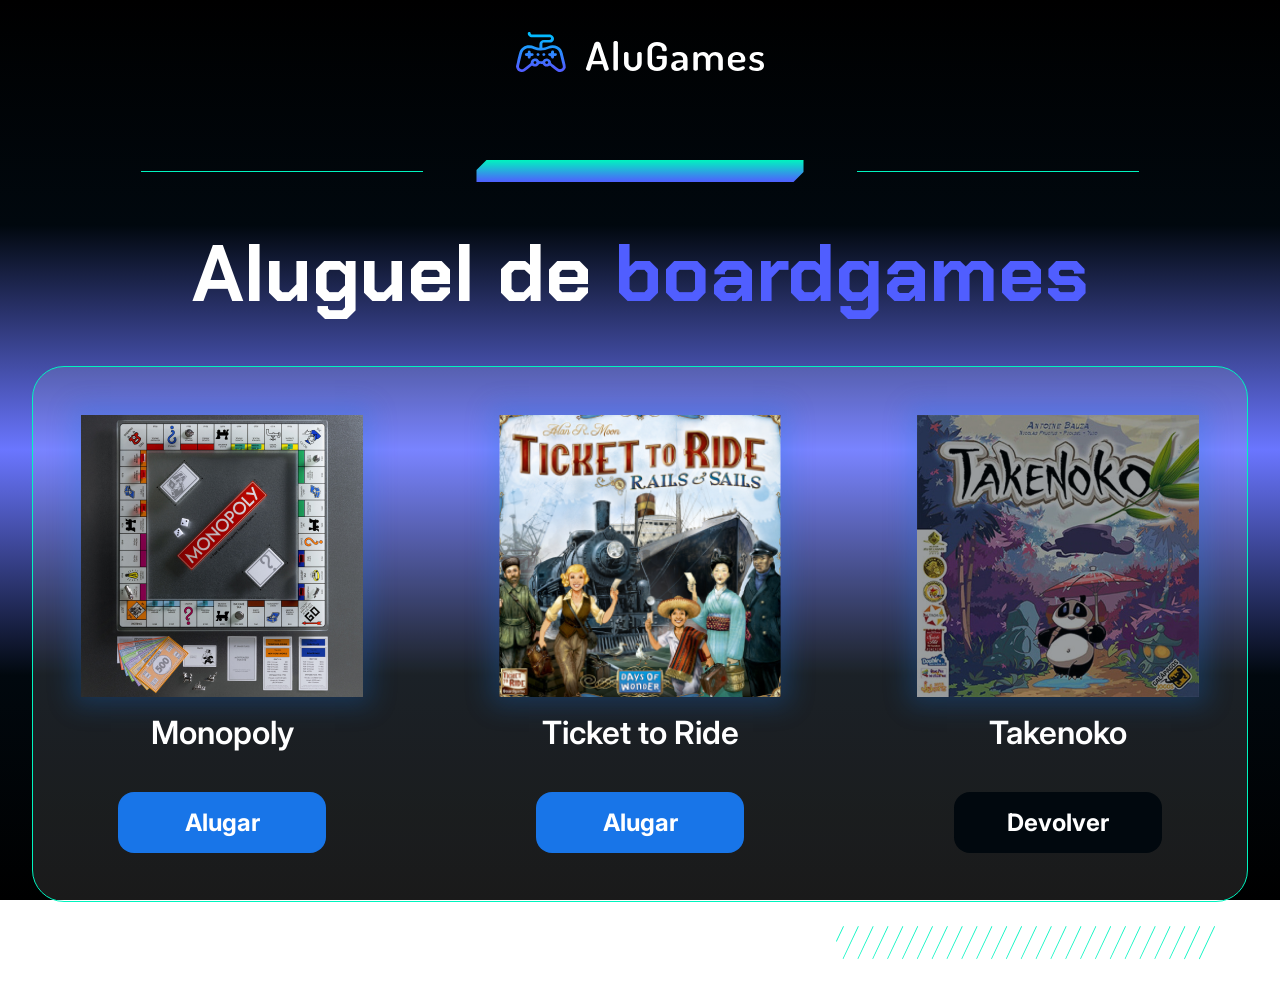
<file: alugames/index.html>
<!DOCTYPE html>
<html lang="en">

<head>
    <meta charset="UTF-8">
    <meta name="viewport" content="width=device-width, initial-scale=1.0">
    <title>AluGames</title>
<link rel="stylesheet" href="css/main.css">
</head>

<body class="body">
    <main class="container main">
        <img src="img/logo.svg" alt="Logo AluGames">
        <section class="divisor">
            <div class="divisor__line"></div>
            <img src="img/fade_bar.svg" alt="Visual bar" class="divisor__bar">
            <div class="divisor__line"></div>
        </section>
        <h1 class="page-title">Aluguel de <span class="page-title__emphasis">boardgames</span></h1>
        <section class="dashboard">
            <ul class="dashboard__items">
                <li class="dashboard__items__item" id="game-1">
                    <div class="dashboard__item__img">
                        <img src="img/monopoly.png" alt="Capa jogo Monopoly">
                    </div>
                    <p class="dashboard__item__name">Monopoly</p>
                    <a onclick="alterarStatus(1)" href="#" class="dashboard__item__button">Alugar</a>
                </li>
                <li class="dashboard__items__item" id="game-2">
                    <div class="dashboard__item__img">
                        <img src="img/ticket_to_ride.png" alt="Capa jogo Ticket to Ride">
                    </div>  
                    <p class="dashboard__item__name">Ticket to Ride</p>
                    <a onclick="alterarStatus(2)" href="#" class="dashboard__item__button">Alugar</a>
                </li>
                <li class="dashboard__items__item" id="game-3">
                    <div class="dashboard__item__img dashboard__item__img--rented">
                        <img src="img/takenoko.png" alt="Capa jogo Takenoko">
                    </div>
                    <p class="dashboard__item__name">Takenoko</p>
                    <a onclick="alterarStatus(3)" href="#" class="dashboard__item__button dashboard__item__button--return">Devolver</a>
                </li>
            </ul>
        </section>
        <img src="img/hachuras.svg" alt="Visual hachuras" class="hachuras">
    </main>

    <script src="js/app.js"></script>
</body>

</html>
</file>
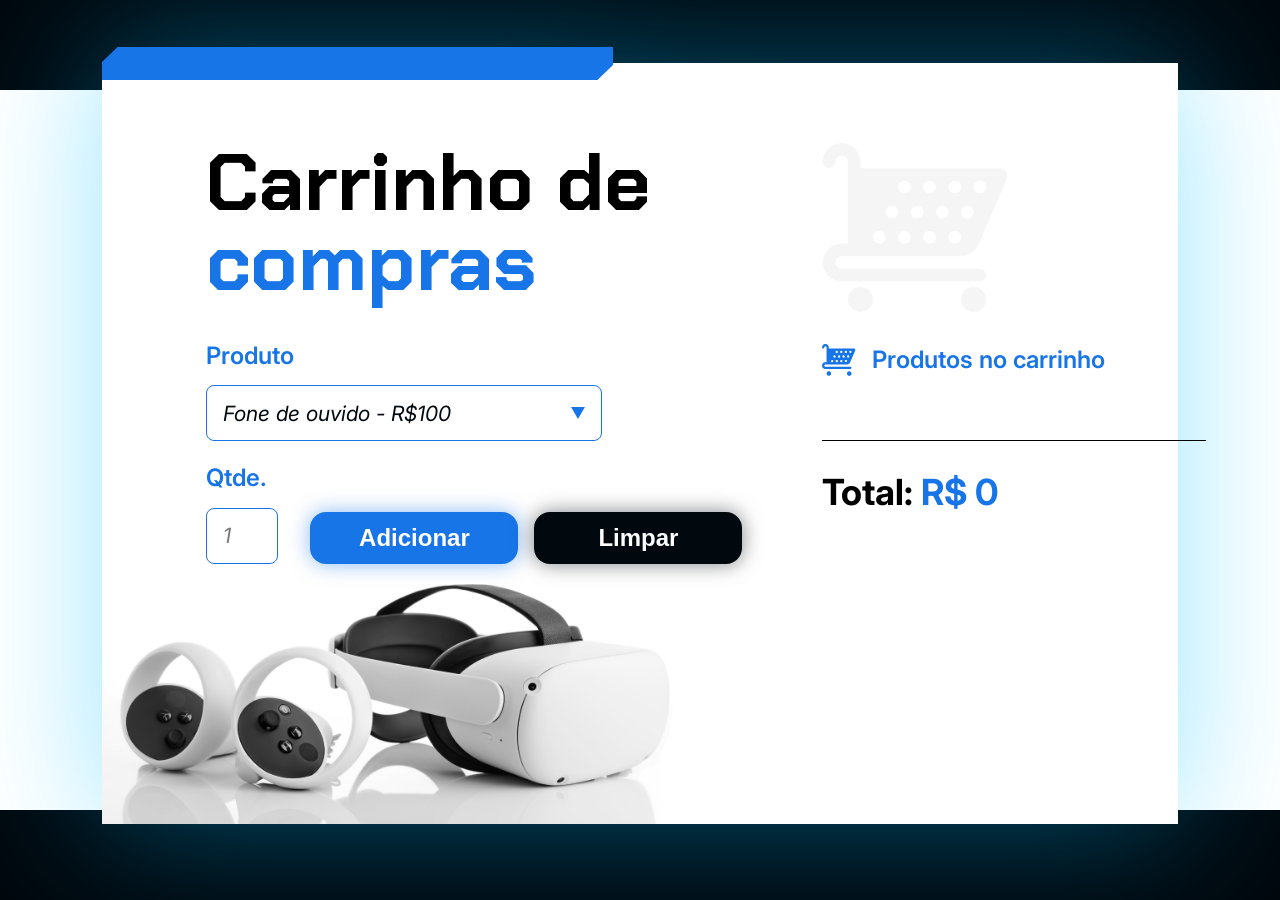
<file: carrinho-compras/index.html>
<!DOCTYPE html>
<html lang="pt-br">

<head>
  <meta charset="UTF-8">
  <meta name="viewport" content="width=device-width, initial-scale=1.0">

  <link rel="preconnect" href="https://fonts.googleapis.com">
  <link rel="preconnect" href="https://fonts.gstatic.com" crossorigin>
  <link href="https://fonts.googleapis.com/css2?family=Chakra+Petch:wght@700&family=Inter:wght@400;600;700&display=swap"
    rel="stylesheet">
  <link rel="stylesheet" href="style.css">

  <title>Carrinho de compras</title>
</head>

<body>
  <main class="conteudo-principal">
    <div class="grafismo-azul"></div>
    <section class="adicionar-produto">
      <h1 class="titulo">
        Carrinho de <span class="texto-azul">compras</span>
      </h1>

      <form class="formulario">
        <label class="campo-grupo">
          <span class="texto-medio-azul">Produto</span>
          <select class="produto-input" name="produto" id="produto">
            <option value="Fone de ouvido - R$100">Fone de ouvido - R$100</option>
            <option value="Celular - R$1400">Celular - R$1400</option>
            <option value="Oculus VR - R$5000">Oculus VR - R$5000</option>
          </select>
          </div>
        </label>

        <section class="parte-inferior">
          <label class="campo-grupo">
            <span class="texto-medio-azul">Qtde.</span>
            <input class="quantidade-input" id="quantidade" type="number" placeholder="1">
          </label>

          <section class="botoes-wrapper">
            <button onclick="adicionar()" type="button" class="botao-form botao-adicionar">Adicionar</button>
            <button onclick="limpar()" type="button" class="botao-form botao-limpar">Limpar</button>
          </section>
        </section>
      </form>
    </section>
    <section class="carrinho">
      <img src="./assets/carrinho-cinza.svg" alt="Imagem de um carrinho de compras cinza">

      <div class="titulo-wrapper">
        <img src="./assets/icone-carrinho.svg" alt="ícone de carrinho">

        <h2 class="carrinho__titulo">Produtos no carrinho</h2>
      </div>

      <section class="carrinho__produtos" id="lista-produtos">
        <section class="carrinho__produtos__produto">
          <span class="texto-azul">1x</span> Celular <span class="texto-azul">R$1400</span>
        </section>
      </section>

      <div class="divisoria"></div>

      <p class="carrinho__total">
        Total: <span class="texto-azul" id="valor-total">R$1400</span>
      </p>
    </section>
  </main>

  <script src="js/app.js"></script>
</body>

</html>
</file>
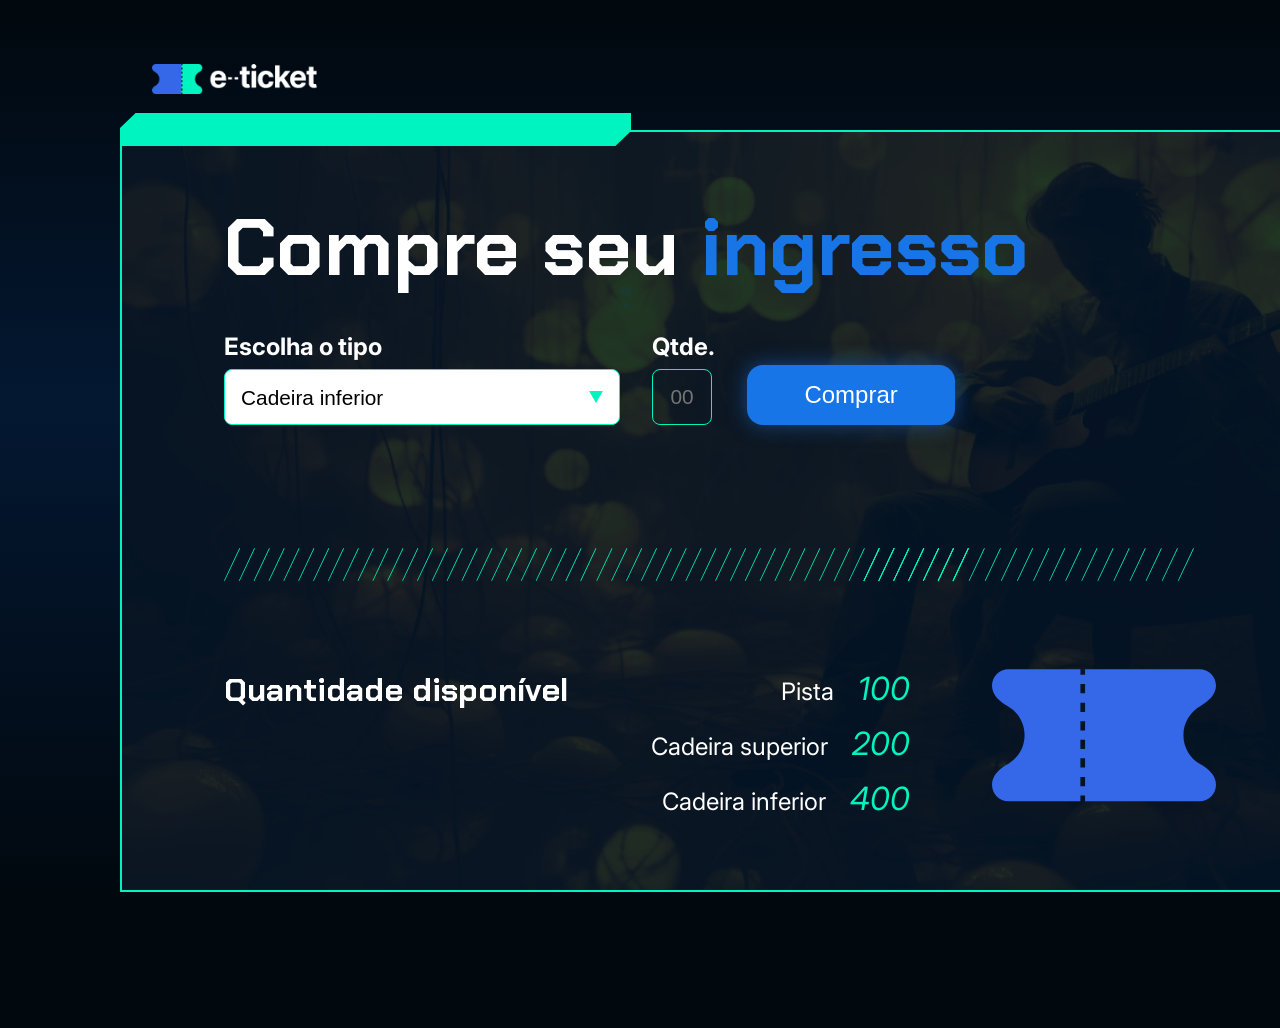
<file: ingresso/index.html>
<!DOCTYPE html>
<html lang="pt-BR">

<head>
    <meta charset="UTF-8">
    <meta name="viewport" content="width=device-width, initial-scale=1.0">
    <link rel="preconnect" href="https://fonts.googleapis.com">
    <link rel="preconnect" href="https://fonts.gstatic.com" crossorigin>
    <link href="https://fonts.googleapis.com/css2?family=Chakra+Petch:wght@700&family=Inter:wght@400;700&display=swap" rel="stylesheet">
    <link rel="stylesheet" href="./styles/_reset.css">
    <link rel="stylesheet" href="./styles/style.css">
    <title>e-Ticket</title>
</head>

<body>
    <header>
        <img class="logo" src="./assets/PNG/Logo e-tricket.png" alt="Logo">
    </header>
    <main class="container">

        <div class="grafismo"></div>
        <h1>Compre seu <span>ingresso</span></h1>
        <form action="">
            <label class="input-group">
                Escolha o tipo
                <select name="tipo-ingresso" id="tipo-ingresso">
                    <option value="inferior">Cadeira inferior</option>
                    <option value="superior">Cadeira superior</option>
                    <option value="pista">Pista</option>
                </select>
            </label>
            <label class="input-group">Qtde.
                <input type="number" id="qtd" placeholder="00" min="1" max="10">
            </label>
            <button onclick="comprar()" type="button">Comprar</button>
        </form>
        <img class="hachuras" src="./assets/SVG/Hachuras.svg" alt="">
        <section>
            <h2>Quantidade disponível</h2>

            <ul class="lista">
                <li>Pista<span id="qtd-pista">100</span></li>
                <li>Cadeira superior<span id="qtd-superior">200</span></li>
                <li>Cadeira inferior<span id="qtd-inferior">400</span></li>
                
            </ul>
            <img src="./assets/Ingresso.svg" alt="">
        </section>
    </main>

    <script src="js/app.js"></script>
</body>

</html>
</file>
<file: alugames/css/main.css>
@import url(_reset.css);
@import url('https://fonts.googleapis.com/css2?family=Chakra+Petch:wght@700&family=Inter:wght@600;700&display=swap');

.body {
    color: #FFFFFF;

    min-height: 100vh;

    background: rgb(0, 0, 0);
    background: linear-gradient(to bottom, rgba(0, 0, 0, 1) 0%, rgba(1, 8, 14, 1) 25%, rgba(80, 94, 255, 0.85) 50%, rgba(1, 8, 14, 1) 75%, rgba(0, 0, 0, 1) 100%);
    background-repeat: no-repeat;
    background-attachment: fixed;

    display: flex;
    flex-direction: column;
    justify-content: center;

    padding: 2rem;
}

@media screen and (min-width: 1440px) {
    .body {
        padding: 2rem calc((100vw - 1086px)/2);
    }
}

.main {
    display: flex;
    flex-direction: column;
    align-items: center;
}

.divisor {
    display: flex;
    gap: 53px;
    align-items: center;

    margin: 88px 0px 40px;
}

.divisor__line {
    height: 1px;
    width: 282px;
    background-color: #00F4BF;
}

.page-title {
    font-family: 'Chakra Petch', sans-serif;
    font-weight: 700;
    font-size: 5rem;

    margin-bottom: 2.5rem;
}

.page-title__emphasis {
    color: #505EFF;
}

.dashboard {
    background-color: rgba(255, 255, 255, 0.1);

    border-radius: 2rem;
    border-width: 1px;
    border-style: solid;
    border-color: #00F4BF;

    padding: 3rem;
    width: 100%;
}

.dashboard__items {
    display: flex;
    justify-content: space-between;
}

.dashboard__items__item {
    display: flex;
    flex-direction: column;
    align-items: center;
    justify-content: flex-start;

    font-family: 'Inter', sans-serif;
}

.dashboard__item__img {
    box-shadow: 0px 0px 24px 8px rgba(24, 118, 232, 0.25);

    margin-bottom: 1rem;
}

.dashboard__item__img--rented {
    position: relative;
}

.dashboard__item__img--rented::after {
    content: "";
    display: block;
    width: 100%;
    height: 100%;

    position: absolute;
    top: 0;
    
    background-color: rgba(1, 8, 14, 0.4);
}

.dashboard__item__name {
    font-weight: 600;
    font-size: 2rem;

    margin-bottom: 2.5rem;
}

.dashboard__item__button {
    display: flex;
    justify-content: center;

    font-weight: 700;
    font-size: 1.5rem;

    padding: 1rem 1.5rem;
    min-width: 13rem;

    border-radius: 1rem;

    background-color: #1875E8;
}

.dashboard__item__button--return {
    background-color: #01080E;
}

.hachuras {
    margin-top: 1.5rem;
    margin-right: 33px;
    align-self: flex-end;
}
</file>
<file: carrinho-compras/style.css>
* {
  margin: 0;
  padding: 0;
  box-sizing: border-box;
}

body {
  min-height: 100vh;
  height: auto;
  background: linear-gradient(to bottom,
      #01080E 10%,
      #FFF 10%,
      #FFF 90%,
      #01080E 90%);
  padding: 7vh 8vw 5vh;
  font-family: 'Inter', sans-serif;
  font-size: 16px;
}

button {
  background: inherit;
  color: inherit;
  border: 0;
}

select {
  appearance: none;
}

input[type="number"]::-webkit-outer-spin-button,
input[type="number"]::-webkit-inner-spin-button {
    -webkit-appearance: none;
    margin: 0;
}

input[type="number"] {
    appearance: textfield;
}

.texto-medio-azul {
  color: var(--Light-Blue, #1875E8);
  font-size: 1.5rem;
  font-style: normal;
  font-weight: 600;
  line-height: 110%; /* 1.65rem */
}

.conteudo-principal {
  filter: drop-shadow(0px 0px 70px rgba(2, 189, 255, 0.40));
  min-height: 100%;
  padding: 5rem 6.5rem;
  
  display: grid;
  grid-template-columns: 1.375fr 1fr;
  column-gap: 5rem;

  background: white url('./assets/oculos.png') no-repeat bottom left;
  background-size: auto 40%;

  position: relative;
  background-position: left bottom -40px;
}

.grafismo-azul {
  position: absolute;
  width: 31.9375rem;
  height: 2.0625rem;
  background-image: url('./assets/grafismo-azul.svg');
  top: -1rem;
}

.titulo {
  font-family: 'Chakra Petch', sans-serif;
  font-size: 5rem;
  font-style: normal;
  font-weight: 700;
  line-height: 100%;
  margin-bottom: 2.5rem;
}

.texto-azul {
  color: #1875E8;
}

.formulario {
  display: flex;
  flex-direction: column;
  align-items: flex-start;
  gap: 1.5rem;
}

.formulario .campo-grupo {
  display: flex;
  flex-direction: column;
  align-items: flex-start;
  gap: 1rem;
}

.produto-input {
  width: 24.75rem;
  height: 3.5rem;
  padding: 1rem;
  border-radius: 0.5rem;
  border: 1px solid var(--Light-Blue, #1875E8);

  color: var(--Void, #01080E);
  font-family: Inter;
  font-size: 1.3125rem;
  font-style: italic;
  font-weight: 400;
  line-height: 110%;
  
  background: url('./assets/arrow-down.svg') no-repeat right 1rem top 50%;
}

.dropdown {
  width: 3.375rem;
  height: 3.5rem;
  padding: 1rem;
  justify-content: center;
  align-items: center;
  gap: 0.625rem;
  border-radius: 0rem 0.5rem 0.5rem 0rem;
  border: 1px solid var(--Light-Blue, #1875E8);
  cursor: pointer;
}

.formulario > .parte-inferior {
  display: flex;
  align-items: flex-end;
  gap: 2rem;
}

.quantidade-input {
  display: flex;
  height: 3.5rem;
  padding: 1rem;
  width: 4.5rem;
  border-radius: 0.5rem;
  border: 1px solid var(--Light-Blue, #1875E8);

  color: var(--Void, #01080E);
  font-family: Inter;
  font-size: 1.3125rem;
  font-style: italic;
  font-weight: 400;
  line-height: 110%;
}

.botoes-wrapper {
  display: flex;
  align-items: flex-end;
  gap: 1rem;
}

.botao-form {
  display: flex;
  flex-direction: column;
  justify-content: center;
  align-items: center;
  width: 13rem;
  height: 3.25rem;
  padding: 1rem 1.5rem;
  gap: 0.625rem;
  border-radius: 1rem;
  cursor: pointer;
}

.botao-adicionar {
  background: var(--Light-Blue, #1875E8);
  box-shadow: 0px 0px 20px 0px rgba(24, 117, 232, 0.50);

  color: var(--Branco, #FFF);
  font-size: 1.5rem;
  font-weight: 700;
  line-height: normal;
}

.botao-limpar {
  border-radius: 1rem;
  background: var(--Void, #01080E);
  box-shadow: 0px 0px 20px 0px rgba(1, 8, 14, 0.50);

  color: var(--Branco, #FFF);
  font-size: 1.5rem;
  font-weight: 700;
  line-height: normal;
}

.carrinho {
  display: flex;
  width: 24rem;
  flex-direction: column;
  align-items: flex-start;
  gap: 2rem;
}

.titulo-wrapper {
  display: flex;
  align-items: center;
  gap: 1rem;
}

.carrinho__titulo {
  color: var(--Light-Blue, #1875E8);
  font-family: Inter;
  font-size: 1.5rem;
  font-style: normal;
  font-weight: 600;
  line-height: 110%; /* 1.65rem */
}

.carrinho__produtos {
  display: flex;
  flex-direction: column;
  align-items: flex-start;
  gap: 1rem;
}

.carrinho__produtos__produto {
  font-size: 1.3125rem;
  font-style: italic;
  font-weight: 400;
  line-height: 110%; /* 1.44375rem */
}

.divisoria {
  width: 24rem;
  height: 0.0625rem;
  background: #000;
}

.carrinho__total {
  font-size: 2.25rem;
  font-weight: 700;
  line-height: 110%; /* 2.475rem */
}

.adicionar-produto {
  padding-bottom: 180px;
}
</file>
<file: ingresso/styles/style.css>
body {
    width: 1440px;
    height: 100vh;
    background: linear-gradient(180deg, rgba(1, 8, 14, 1) 1%, rgba(4, 24, 50, 1) 39%, rgba(1, 8, 14, 1) 88%);
    margin: 5% auto;
    color: #fff;
}

header {
    width: 1200px;
    margin: 2rem auto;
}

header .logo {
    width: 196.8px;
    padding-left: 2rem;
}

main.container {
    width: 1200px;
    height: auto;
    border: 2px solid #00F4BF;
    margin: 0 auto;
    padding: 4.5rem 6.38rem;
    background-image: url('../assets/PNG/Imagem\ com\ borda.png');
    background-size: cover;
    position: relative;
}

main.container .grafismo {
    background: url('../assets/SVG/Grafismo\ verde.svg');
    width: 31.9375rem;
    height: 2.0625rem;
    position: absolute;
    top: -19px;
    left: -2px;
}

main.container h1 {
    font-family: 'Chakra Petch', sans-serif;
    font-size: 5rem;
    line-height: 110%;
}

main.container h1 span {
    color: #1875E8;
}

form {
    display: flex;
    align-items: flex-end;
    gap: 2rem;
    margin: 2.5rem 0;
}

form .input-group {
    display: flex;
    flex-direction: column;
    align-items: flex-start;
    gap: .5rem;

    font-family: 'Inter', sans-serif;
    font-weight: 700;
    font-size: 1.5rem;
}

form .input-group select,
form .input-group input {
    background: none;
    color: white;
    border: 1px solid #00F4BF;
    border-radius: .5rem;
    height: 3.5rem;
    padding: .5rem 1rem;
    font-size: 1.3rem;
}

form .input-group select {
    width: 24.75rem;
    appearance: none;
    background: url('../assets/PNG/Arrow\ down.png') no-repeat right 1rem top 50%;
    color: black;
    background-color: white;
}

form .input-group input {
    width: 60px;
}

form .input-group input::placeholder {
    text-align: center;
}

form button {
    color: white;
    font-size: 1.5rem;
    border: none;
    background-color: #1875E8;
    padding: 1rem 1.5rem;
    border-radius: 1rem;
    width: 13rem;
    box-shadow: 0px 0px 20px 0px rgba(24, 117, 232, 0.50);
    cursor: pointer;
}

.hachuras {
    margin: 5.19rem 0;
}

.container section {
    display: flex;
    justify-content: space-between;
    align-items: flex-start;
    align-self: stretch;
}

.container section h2 {
    font-size: 2rem;
}

.container section ul {
    display: flex;
    flex-direction: column;
    align-items: flex-end;
    gap: 1rem;

    font-size: 1.5rem;
    font-family: 'Inter', sans-serif;
    font-weight: 400;
}

.container section ul li span {
    color: #00F4BF;
    font-style: italic;
    font-size: 2rem;
    padding-left: 1.5rem;
}
</file>
